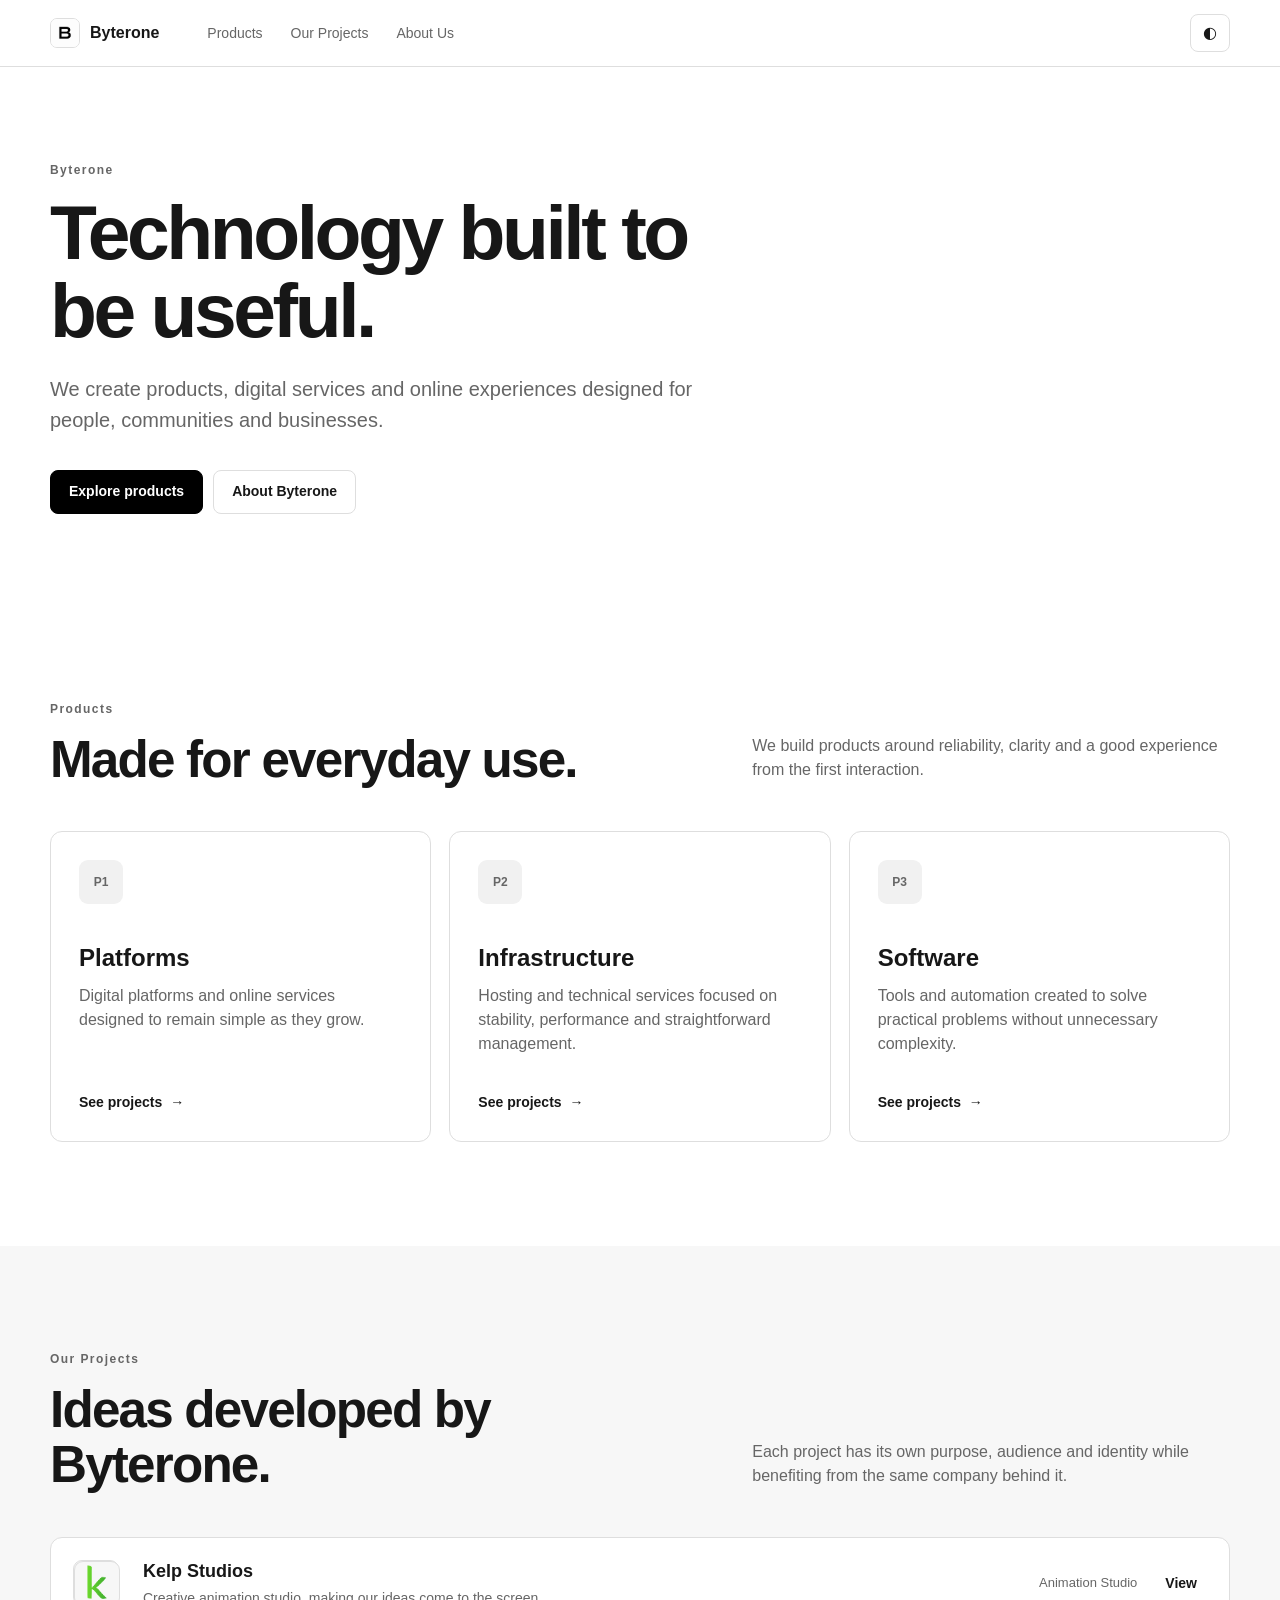
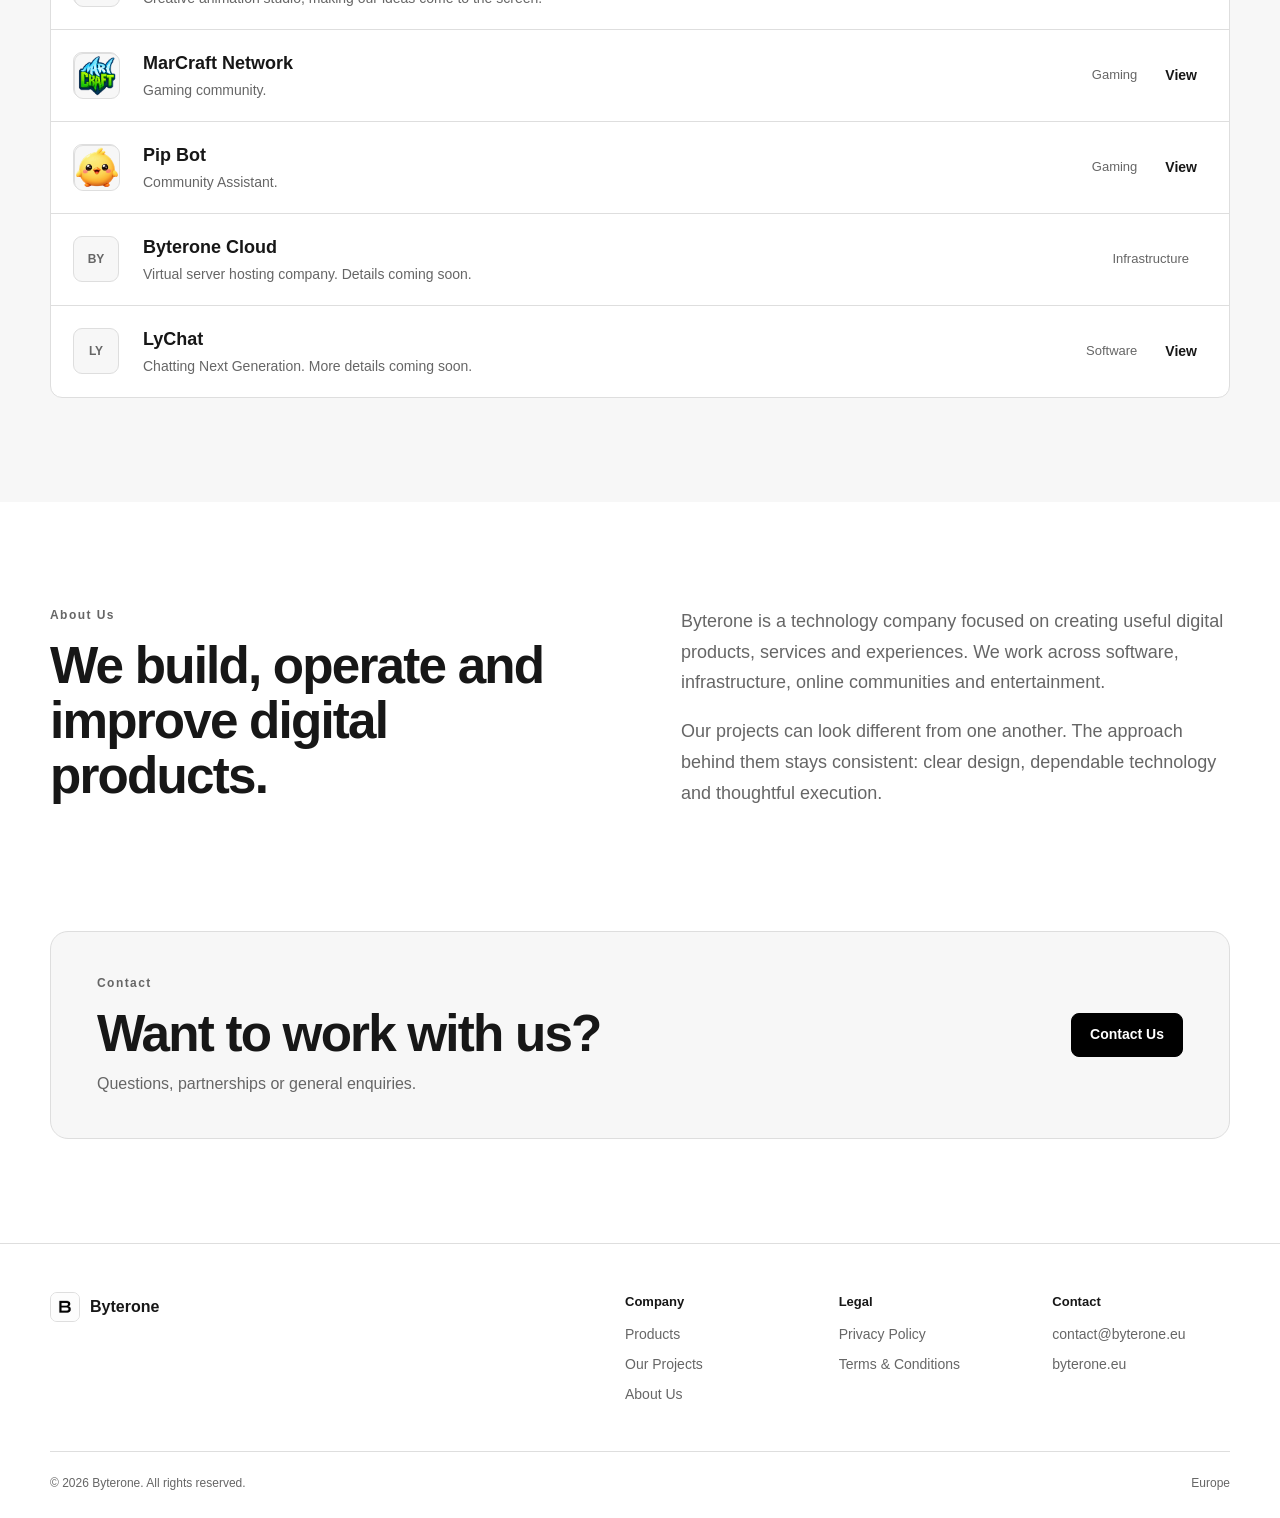
<file: index.html>
<!DOCTYPE html>
<html lang="en">
<head>
  <meta charset="UTF-8">
  <meta name="viewport" content="width=device-width, initial-scale=1.0">
  <meta name="description" content="Byterone creates and operates digital products, technology and online experiences.">
  <meta name="theme-color" content="#ffffff">
  <title>Byterone - Home</title>
  <link rel="icon" href="./assets/logo.png" type="image/png">
  <link rel="stylesheet" href="styles.css">
</head>
<body>
  <header class="site-header">
    <div class="container nav-wrap">
      <a class="brand" href="#top" aria-label="Byterone home">
        <img class="brand-logo" src="./assets/logo.png" alt="">
        <span>Byterone</span>
      </a>

      <nav class="main-nav" id="mainNav" aria-label="Primary navigation">
        <a href="#products">Products</a>
        <a href="#projects">Our Projects</a>
        <a href="#about">About Us</a>
      </nav>

      <div class="nav-actions">
        <button id="themeToggle" class="icon-button" type="button" aria-label="Toggle dark mode">◐</button>
        <button id="menuToggle" class="menu-button" type="button" aria-label="Open menu">Menu</button>
      </div>
    </div>
  </header>

  <main id="top">
    <section class="hero">
      <div class="container hero-grid">
        <div class="hero-copy">
          <p class="eyebrow">Byterone</p>
          <h1>Technology built to be useful.</h1>
          <p class="hero-text">We create products, digital services and online experiences designed for people, communities and businesses.</p>
          <div class="hero-actions">
            <a class="button button-primary" href="#products">Explore products</a>
            <a class="button button-secondary" href="#about">About Byterone</a>
          </div>
        </div>

        </div>
      </div>
    </section>

    <section id="products" class="section">
      <div class="container">
        <div class="section-header">
          <div>
            <p class="eyebrow">Products</p>
            <h2>Made for everyday use.</h2>
          </div>
          <p>We build products around reliability, clarity and a good experience from the first interaction.</p>
        </div>

        <div class="product-grid">
          <article class="product-card">
            <div class="product-icon">P1</div>
            <div>
              <h3>Platforms</h3>
              <p>Digital platforms and online services designed to remain simple as they grow.</p>
            </div>
            <a href="#projects">See projects <span>→</span></a>
          </article>

          <article class="product-card">
            <div class="product-icon">P2</div>
            <div>
              <h3>Infrastructure</h3>
              <p>Hosting and technical services focused on stability, performance and straightforward management.</p>
            </div>
            <a href="#projects">See projects <span>→</span></a>
          </article>

          <article class="product-card">
            <div class="product-icon">P3</div>
            <div>
              <h3>Software</h3>
              <p>Tools and automation created to solve practical problems without unnecessary complexity.</p>
            </div>
            <a href="#projects">See projects <span>→</span></a>
          </article>
        </div>
      </div>
    </section>

    <section id="projects" class="section projects-section">
      <div class="container">
        <div class="section-header">
          <div>
            <p class="eyebrow">Our Projects</p>
            <h2>Ideas developed by Byterone.</h2>
          </div>
          <p>Each project has its own purpose, audience and identity while benefiting from the same company behind it.</p>
        </div>

        <div class="projects-list">
          <article class="project-item">
            <div class="project-dummy"><img class="project-dummy" src="./assets/logo.kelp.png"></div>
            <div class="project-main">
              <h3>Kelp Studios</h3>
              <p>Creative animation studio, making our ideas come to the screen.</p>
            </div>
            <span class="project-type">Animation Studio</span>
            <a href="https://kelpstudios.es" aria-label="Open Kelp Studios">View</a>
          </article>

          <article class="project-item">
            <div class="project-dummy"><img class="project-dummy" src="./assets/logo.marcraft.png"></div>
            <div class="project-main">
              <h3>MarCraft Network</h3>
              <p>Gaming community.</p>
            </div>
            <span class="project-type">Gaming</span>
            <a href="https://discord.gg/marcraft" aria-label="Open MarCraft">View</a>
          </article>

          <article class="project-item">
            <div class="project-dummy"><img class="project-dummy" src="./assets/logo.pip.png"></div>
            <div class="project-main">
              <h3>Pip Bot</h3>
              <p>Community Assistant.</p>
            </div>
            <span class="project-type">Gaming</span>
            <a href="https://pipbot.online" aria-label="Open Pip Bot">View</a>
          </article>          

          <article class="project-item">
            <div class="project-dummy">BY</div>
            <div class="project-main">
              <h3>Byterone Cloud</h3>
              <p>Virtual server hosting company. Details coming soon.</p>
            </div>
            <span class="project-type">Infrastructure</span>
        <!--    <a href="#" aria-label="Open Project Three">View</a> -->
          </article>

          <article class="project-item">
            <div class="project-dummy">LY</div>
            <div class="project-main">
              <h3>LyChat</h3>
              <p>Chatting Next Generation. More details coming soon.</p>
            </div>
            <span class="project-type">Software</span>
            <a href="https://tiktok.com/@lychatgg" aria-label="Open LyChat">View</a>
          </article>
        </div>
      </div>
    </section>

    <section id="about" class="section about-section">
      <div class="container about-grid">
        <div>
          <p class="eyebrow">About Us</p>
          <h2>We build, operate and improve digital products.</h2>
        </div>
        <div class="about-text">
          <p>Byterone is a technology company focused on creating useful digital products, services and experiences. We work across software, infrastructure, online communities and entertainment.</p>
          <p>Our projects can look different from one another. The approach behind them stays consistent: clear design, dependable technology and thoughtful execution.</p>
        </div>
      </div>
    </section>

    <section class="contact-section">
      <div class="container contact-card">
        <div>
          <p class="eyebrow">Contact</p>
          <h2>Want to work with us?</h2>
          <p>Questions, partnerships or general enquiries.</p>
        </div>
        <a class="button button-primary" href="mailto:contact@byterone.eu">Contact Us</a>
      </div>
    </section>
  </main>

  <footer class="site-footer">
    <div class="container footer-top">
      <a class="brand" href="#top">
        <img class="brand-logo" src="./assets/logo.png" alt="">
        <span>Byterone</span>
      </a>
      <div class="footer-columns">
        <div>
          <strong>Company</strong>
          <a href="#products">Products</a>
          <a href="#projects">Our Projects</a>
          <a href="#about">About Us</a>
        </div>
        <div>
          <strong>Legal</strong>
          <a href="privacy.html">Privacy Policy</a>
          <a href="terms.html">Terms &amp; Conditions</a>
        </div>
        <div>
          <strong>Contact</strong>
          <a href="mailto:contact@byterone.eu">contact@byterone.eu</a>
          <a href="https://byterone.eu">byterone.eu</a>
        </div>
      </div>
    </div>
    <div class="container footer-bottom">
      <span>© <span id="year"></span> Byterone. All rights reserved.</span>
      <span>Europe</span>
    </div>
  </footer>

  <script src="script.js"></script>
</body>
</html>
</file>
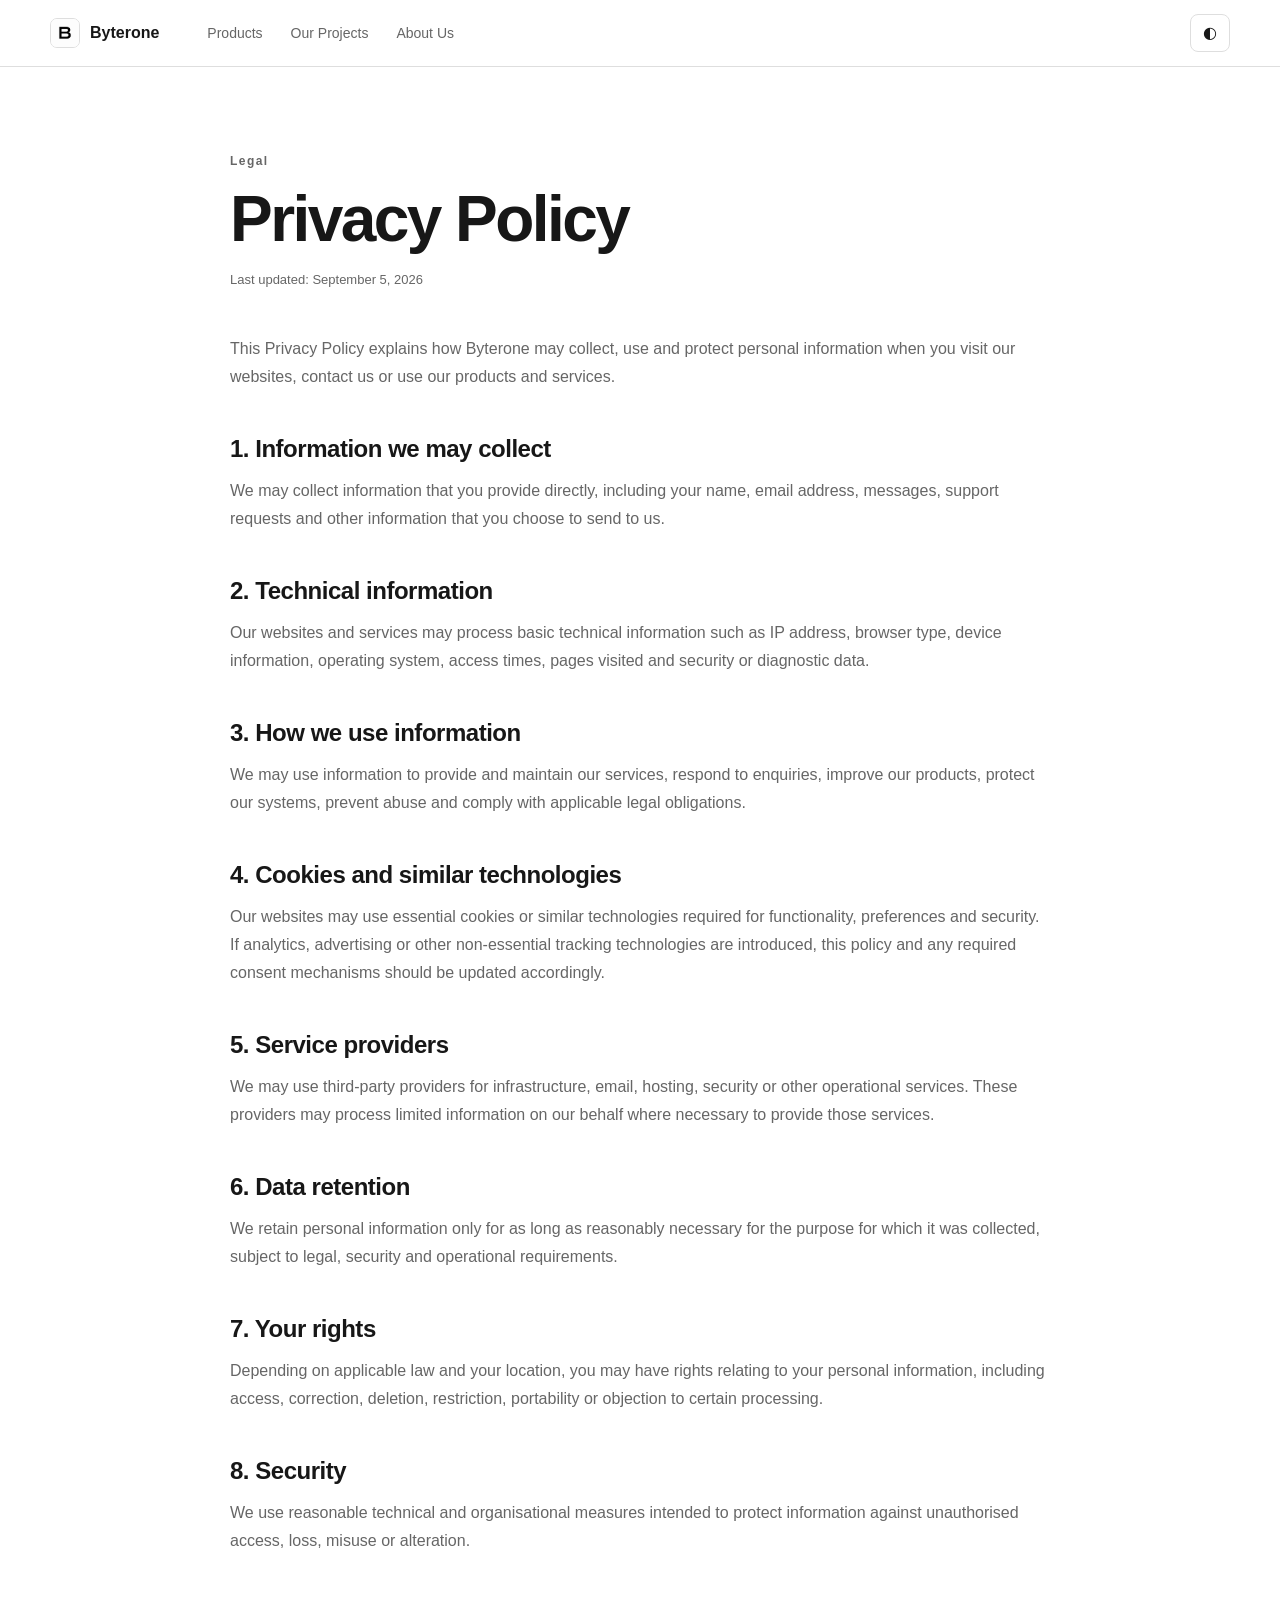
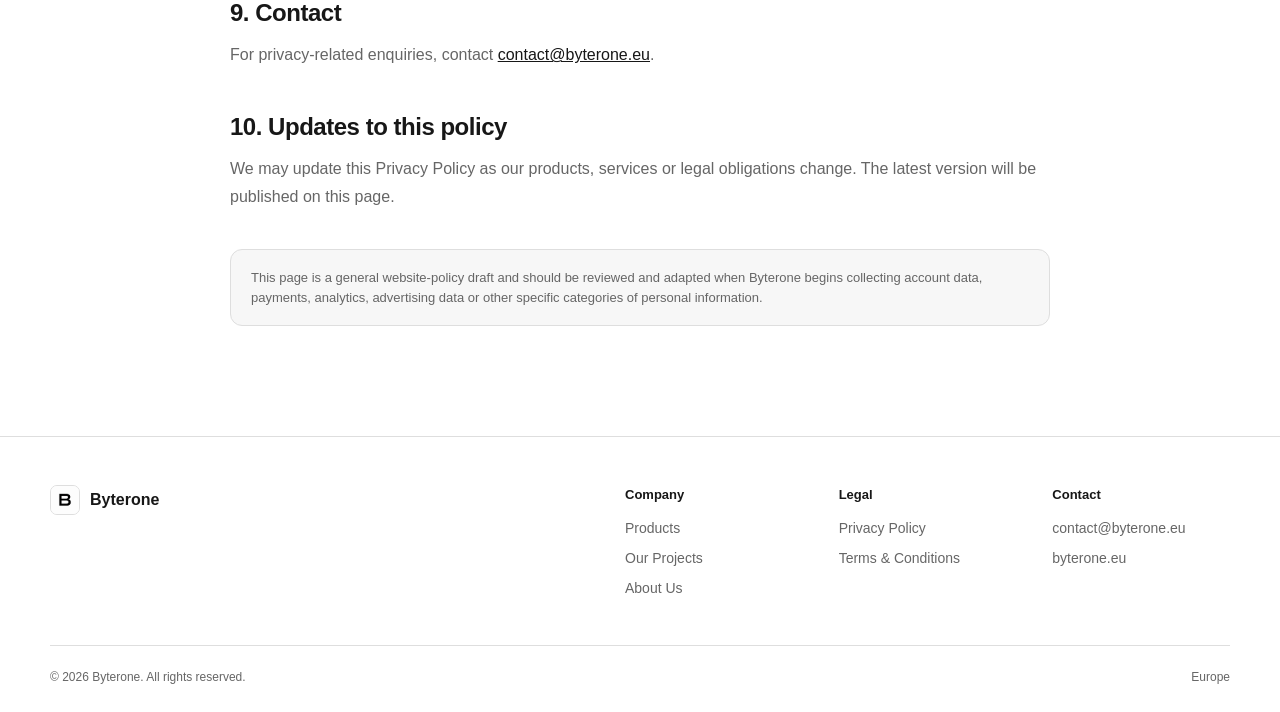
<file: privacy.html>
<!DOCTYPE html>
<html lang="en">
<head>
  <meta charset="UTF-8">
  <meta name="viewport" content="width=device-width, initial-scale=1.0">
  <meta name="theme-color" content="#ffffff">
  <title>Privacy Policy - Byterone</title>
  <link rel="icon" href="./assets/logo.png" type="image/png">
  <link rel="stylesheet" href="styles.css">
</head>
<body>
  <header class="site-header">
    <div class="container nav-wrap">
      <a class="brand" href="index.html" aria-label="Byterone home">
        <img class="brand-logo" src="./assets/logo.png" alt="">
        <span>Byterone</span>
      </a>
      <nav class="main-nav" id="mainNav" aria-label="Primary navigation">
        <a href="index.html#products">Products</a>
        <a href="index.html#projects">Our Projects</a>
        <a href="index.html#about">About Us</a>
      </nav>
      <div class="nav-actions">
        <button id="themeToggle" class="icon-button" type="button" aria-label="Toggle dark mode">◐</button>
        <button id="menuToggle" class="menu-button" type="button" aria-label="Open menu">Menu</button>
      </div>
    </div>
  </header>

  <main class="legal-page">
    <div class="container legal-shell">
      <p class="eyebrow">Legal</p>
      <h1>Privacy Policy</h1>
      <p class="legal-meta">Last updated: September 5, 2026</p>

      <p>This Privacy Policy explains how Byterone may collect, use and protect personal information when you visit our websites, contact us or use our products and services.</p>

      <h2>1. Information we may collect</h2>
      <p>We may collect information that you provide directly, including your name, email address, messages, support requests and other information that you choose to send to us.</p>

      <h2>2. Technical information</h2>
      <p>Our websites and services may process basic technical information such as IP address, browser type, device information, operating system, access times, pages visited and security or diagnostic data.</p>

      <h2>3. How we use information</h2>
      <p>We may use information to provide and maintain our services, respond to enquiries, improve our products, protect our systems, prevent abuse and comply with applicable legal obligations.</p>

      <h2>4. Cookies and similar technologies</h2>
      <p>Our websites may use essential cookies or similar technologies required for functionality, preferences and security. If analytics, advertising or other non-essential tracking technologies are introduced, this policy and any required consent mechanisms should be updated accordingly.</p>

      <h2>5. Service providers</h2>
      <p>We may use third-party providers for infrastructure, email, hosting, security or other operational services. These providers may process limited information on our behalf where necessary to provide those services.</p>

      <h2>6. Data retention</h2>
      <p>We retain personal information only for as long as reasonably necessary for the purpose for which it was collected, subject to legal, security and operational requirements.</p>

      <h2>7. Your rights</h2>
      <p>Depending on applicable law and your location, you may have rights relating to your personal information, including access, correction, deletion, restriction, portability or objection to certain processing.</p>

      <h2>8. Security</h2>
      <p>We use reasonable technical and organisational measures intended to protect information against unauthorised access, loss, misuse or alteration.</p>

      <h2>9. Contact</h2>
      <p>For privacy-related enquiries, contact <a href="mailto:contact@byterone.eu">contact@byterone.eu</a>.</p>

      <h2>10. Updates to this policy</h2>
      <p>We may update this Privacy Policy as our products, services or legal obligations change. The latest version will be published on this page.</p>

      <div class="legal-note">This page is a general website-policy draft and should be reviewed and adapted when Byterone begins collecting account data, payments, analytics, advertising data or other specific categories of personal information.</div>
    </div>
  </main>

  <footer class="site-footer">
    <div class="container footer-top">
      <a class="brand" href="index.html"><img class="brand-logo" src="./assets/logo.png" alt=""><span>Byterone</span></a>
      <div class="footer-columns">
        <div><strong>Company</strong><a href="index.html#products">Products</a><a href="index.html#projects">Our Projects</a><a href="index.html#about">About Us</a></div>
        <div><strong>Legal</strong><a href="privacy.html">Privacy Policy</a><a href="terms.html">Terms &amp; Conditions</a></div>
        <div><strong>Contact</strong><a href="mailto:contact@byterone.eu">contact@byterone.eu</a><a href="https://byterone.eu">byterone.eu</a></div>
      </div>
    </div>
    <div class="container footer-bottom"><span>© <span id="year"></span> Byterone. All rights reserved.</span><span>Europe</span></div>
  </footer>
  <script src="script.js"></script>
</body>
</html>
</file>
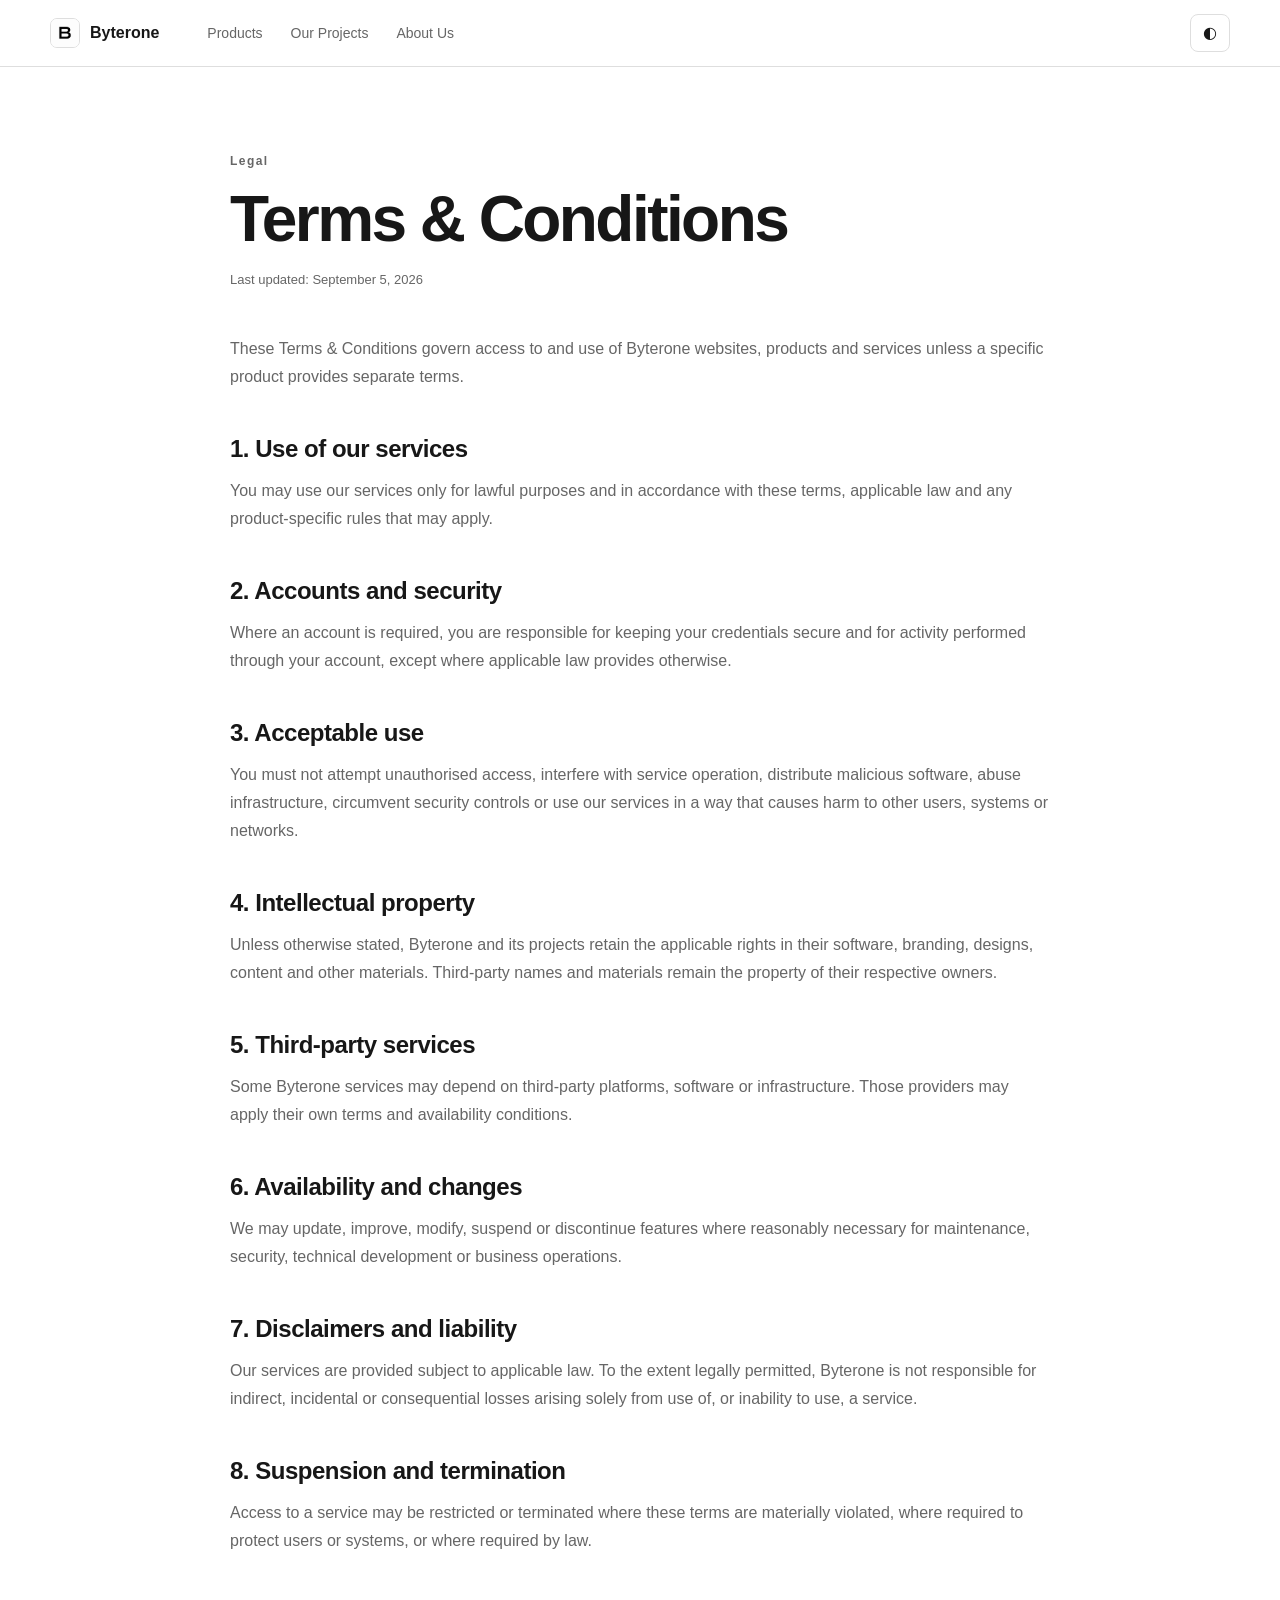
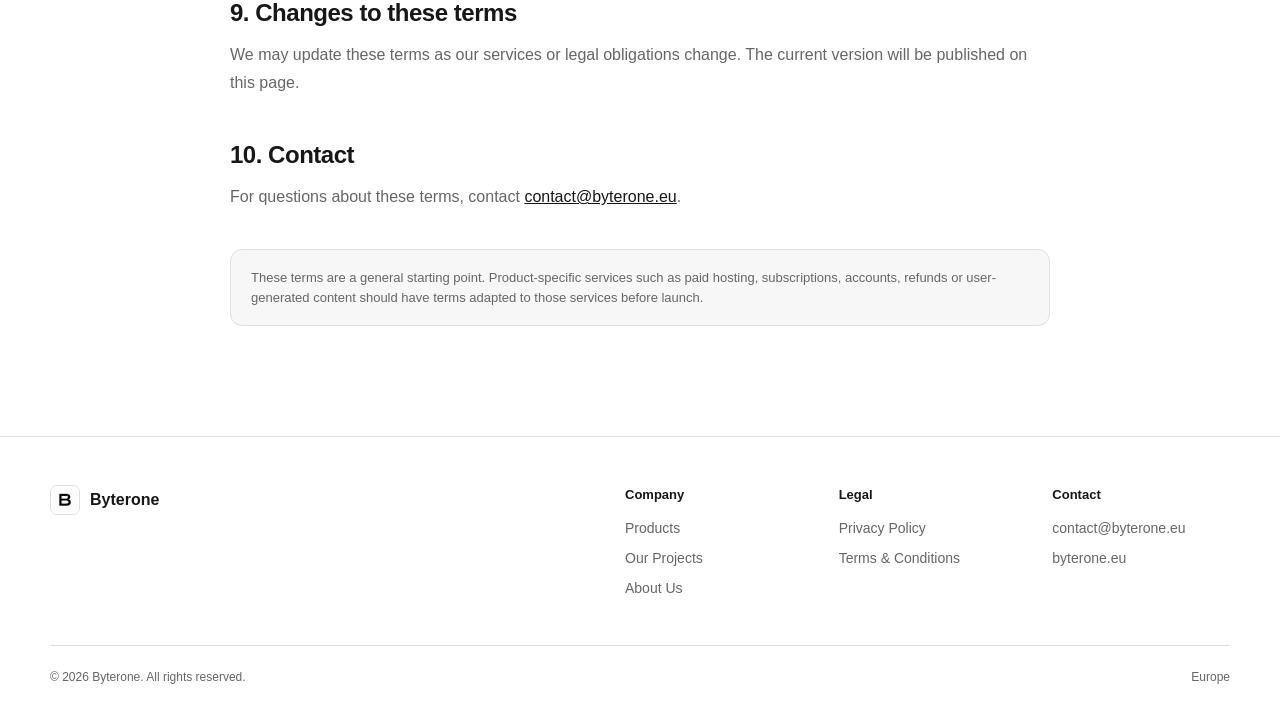
<file: terms.html>
<!DOCTYPE html>
<html lang="en">
<head>
  <meta charset="UTF-8">
  <meta name="viewport" content="width=device-width, initial-scale=1.0">
  <meta name="theme-color" content="#ffffff">
  <title>Terms &amp; Conditions - Byterone</title>
  <link rel="icon" href="./assets/logo.png" type="image/png">
  <link rel="stylesheet" href="styles.css">
</head>
<body>
  <header class="site-header">
    <div class="container nav-wrap">
      <a class="brand" href="index.html" aria-label="Byterone home">
        <img class="brand-logo" src="./assets/logo.png" alt="">
        <span>Byterone</span>
      </a>
      <nav class="main-nav" id="mainNav" aria-label="Primary navigation">
        <a href="index.html#products">Products</a>
        <a href="index.html#projects">Our Projects</a>
        <a href="index.html#about">About Us</a>
      </nav>
      <div class="nav-actions">
        <button id="themeToggle" class="icon-button" type="button" aria-label="Toggle dark mode">◐</button>
        <button id="menuToggle" class="menu-button" type="button" aria-label="Open menu">Menu</button>
      </div>
    </div>
  </header>

  <main class="legal-page">
    <div class="container legal-shell">
      <p class="eyebrow">Legal</p>
      <h1>Terms &amp; Conditions</h1>
      <p class="legal-meta">Last updated: September 5, 2026</p>

      <p>These Terms &amp; Conditions govern access to and use of Byterone websites, products and services unless a specific product provides separate terms.</p>

      <h2>1. Use of our services</h2>
      <p>You may use our services only for lawful purposes and in accordance with these terms, applicable law and any product-specific rules that may apply.</p>

      <h2>2. Accounts and security</h2>
      <p>Where an account is required, you are responsible for keeping your credentials secure and for activity performed through your account, except where applicable law provides otherwise.</p>

      <h2>3. Acceptable use</h2>
      <p>You must not attempt unauthorised access, interfere with service operation, distribute malicious software, abuse infrastructure, circumvent security controls or use our services in a way that causes harm to other users, systems or networks.</p>

      <h2>4. Intellectual property</h2>
      <p>Unless otherwise stated, Byterone and its projects retain the applicable rights in their software, branding, designs, content and other materials. Third-party names and materials remain the property of their respective owners.</p>

      <h2>5. Third-party services</h2>
      <p>Some Byterone services may depend on third-party platforms, software or infrastructure. Those providers may apply their own terms and availability conditions.</p>

      <h2>6. Availability and changes</h2>
      <p>We may update, improve, modify, suspend or discontinue features where reasonably necessary for maintenance, security, technical development or business operations.</p>

      <h2>7. Disclaimers and liability</h2>
      <p>Our services are provided subject to applicable law. To the extent legally permitted, Byterone is not responsible for indirect, incidental or consequential losses arising solely from use of, or inability to use, a service.</p>

      <h2>8. Suspension and termination</h2>
      <p>Access to a service may be restricted or terminated where these terms are materially violated, where required to protect users or systems, or where required by law.</p>

      <h2>9. Changes to these terms</h2>
      <p>We may update these terms as our services or legal obligations change. The current version will be published on this page.</p>

      <h2>10. Contact</h2>
      <p>For questions about these terms, contact <a href="mailto:contact@byterone.eu">contact@byterone.eu</a>.</p>

      <div class="legal-note">These terms are a general starting point. Product-specific services such as paid hosting, subscriptions, accounts, refunds or user-generated content should have terms adapted to those services before launch.</div>
    </div>
  </main>

  <footer class="site-footer">
    <div class="container footer-top">
      <a class="brand" href="index.html"><img class="brand-logo" src="./assets/logo.png" alt=""><span>Byterone</span></a>
      <div class="footer-columns">
        <div><strong>Company</strong><a href="index.html#products">Products</a><a href="index.html#projects">Our Projects</a><a href="index.html#about">About Us</a></div>
        <div><strong>Legal</strong><a href="privacy.html">Privacy Policy</a><a href="terms.html">Terms &amp; Conditions</a></div>
        <div><strong>Contact</strong><a href="mailto:contact@byterone.eu">contact@byterone.eu</a><a href="https://byterone.eu">byterone.eu</a></div>
      </div>
    </div>
    <div class="container footer-bottom"><span>© <span id="year"></span> Byterone. All rights reserved.</span><span>Europe</span></div>
  </footer>
  <script src="script.js"></script>
</body>
</html>
</file>
<file: styles.css>
:root {
  --bg: #ffffff;
  --surface: #f7f7f7;
  --surface-2: #f1f1f1;
  --text: #171717;
  --muted: #666666;
  --border: #dedede;
  --strong: #000000;
  --strong-text: #ffffff;
  --header: rgba(255,255,255,.94);
  --shadow: 0 14px 40px rgba(0,0,0,.07);
  --radius-sm: 8px;
  --radius: 12px;
  --radius-lg: 18px;
}

html[data-theme="dark"] {
  --bg: #111111;
  --surface: #181818;
  --surface-2: #222222;
  --text: #f4f4f4;
  --muted: #b1b1b1;
  --border: #303030;
  --strong: #ffffff;
  --strong-text: #111111;
  --header: rgba(17,17,17,.94);
  --shadow: 0 14px 40px rgba(0,0,0,.25);
}

* { box-sizing: border-box; }
html { scroll-behavior: smooth; }
body {
  margin: 0;
  background: var(--bg);
  color: var(--text);
  font-family: "Segoe UI", Inter, Arial, Helvetica, sans-serif;
  line-height: 1.5;
  -webkit-font-smoothing: antialiased;
}
a { color: inherit; }
button, a { -webkit-tap-highlight-color: transparent; }
.container { width: min(1180px, calc(100% - 48px)); margin: 0 auto; }

.site-header {
  position: sticky;
  top: 0;
  z-index: 100;
  background: var(--header);
  backdrop-filter: blur(14px);
  border-bottom: 1px solid var(--border);
}
.nav-wrap { min-height: 66px; display: flex; align-items: center; gap: 32px; }
.brand { display: inline-flex; align-items: center; gap: 10px; text-decoration: none; font-weight: 650; }
.brand-logo { width: 30px; height: 30px; object-fit: cover; border: 1px solid var(--border); border-radius: 7px; }
.main-nav { display: flex; align-items: center; gap: 28px; margin-left: 16px; }
.main-nav a, .footer-columns a { color: var(--muted); text-decoration: none; font-size: 14px; }
.main-nav a:hover, .footer-columns a:hover { color: var(--text); }
.nav-actions { margin-left: auto; display: flex; gap: 8px; }
.icon-button, .menu-button {
  height: 38px;
  border: 1px solid var(--border);
  border-radius: var(--radius-sm);
  background: var(--bg);
  color: var(--text);
  font: inherit;
  cursor: pointer;
}
.icon-button { width: 40px; }
.menu-button { display: none; padding: 0 13px; }

.hero { padding: 94px 0 82px; }
.hero-grid { display: grid; grid-template-columns: 1.25fr .75fr; gap: 72px; align-items: center; }
.eyebrow { margin: 0 0 14px; font-size: 12px; font-weight: 700; letter-spacing: .12em; color: var(--muted); }
h1,h2,h3,p { margin-top: 0; }
h1 { max-width: 760px; margin-bottom: 24px; font-size: clamp(46px, 6vw, 78px); line-height: 1.02; letter-spacing: -.045em; font-weight: 640; }
.hero-text { max-width: 700px; margin-bottom: 34px; color: var(--muted); font-size: 20px; line-height: 1.55; }
.hero-actions { display: flex; gap: 10px; flex-wrap: wrap; }
.button { display: inline-flex; min-height: 44px; align-items: center; justify-content: center; padding: 0 18px; border-radius: var(--radius-sm); border: 1px solid var(--border); text-decoration: none; font-weight: 600; font-size: 14px; transition: transform .16s ease, box-shadow .16s ease; }
.button:hover { transform: translateY(-1px); }
.button-primary { background: var(--strong); color: var(--strong-text); border-color: var(--strong); }
.button-secondary { background: var(--bg); color: var(--text); }

.hero-visual { min-height: 330px; display: flex; flex-direction: column; justify-content: space-between; padding: 26px; background: var(--surface); border: 1px solid var(--border); border-radius: var(--radius-lg); box-shadow: var(--shadow); }
.visual-logo-wrap { display: flex; justify-content: flex-end; }
.visual-logo { width: 78px; height: 78px; object-fit: cover; border-radius: 12px; border: 1px solid var(--border); }
.visual-copy span { display: block; color: var(--muted); font-size: 13px; margin-bottom: 10px; }
.visual-copy strong { display: block; font-size: 28px; letter-spacing: -.02em; margin-bottom: 10px; }
.visual-copy p { color: var(--muted); margin-bottom: 0; }

.brand-strip { border-top: 1px solid var(--border); border-bottom: 1px solid var(--border); }
.brand-strip-inner { min-height: 88px; display: grid; grid-template-columns: repeat(5,1fr); align-items: center; gap: 20px; }
.brand-strip span { text-align: center; color: var(--muted); font-size: 13px; font-weight: 600; }

.section { padding: 104px 0; }
.section-header { display: grid; grid-template-columns: 1.15fr .85fr; gap: 56px; align-items: end; margin-bottom: 44px; }
.section-header h2, .about-grid h2, .contact-card h2 { margin-bottom: 0; font-size: clamp(34px,4vw,54px); line-height: 1.08; letter-spacing: -.035em; font-weight: 620; }
.section-header > p { max-width: 480px; margin: 0 0 5px; color: var(--muted); }

.product-grid { display: grid; grid-template-columns: repeat(3,1fr); gap: 18px; }
.product-card { min-height: 310px; display: flex; flex-direction: column; gap: 36px; padding: 28px; border: 1px solid var(--border); border-radius: var(--radius); background: var(--bg); transition: transform .18s ease, box-shadow .18s ease, border-color .18s ease; }
.product-card:hover { transform: translateY(-2px); box-shadow: var(--shadow); }
.product-icon { width: 44px; height: 44px; display: grid; place-items: center; background: var(--surface-2); border-radius: 9px; color: var(--muted); font-size: 12px; font-weight: 700; }
.product-card h3 { margin-bottom: 8px; font-size: 24px; }
.product-card p { color: var(--muted); margin-bottom: 0; }
.product-card a { margin-top: auto; text-decoration: none; font-size: 14px; font-weight: 600; }
.product-card a span { margin-left: 4px; }

.projects-section { background: var(--surface); }
.projects-list { background: var(--bg); border: 1px solid var(--border); border-radius: var(--radius); overflow: hidden; }
.project-item { display: grid; grid-template-columns: 52px 1fr auto auto; gap: 18px; align-items: center; padding: 20px 22px; border-bottom: 1px solid var(--border); }
.project-item:last-child { border-bottom: 0; }
.project-dummy { width: 46px; height: 46px; display: grid; place-items: center; border: 1px solid var(--border); border-radius: 9px; background: var(--surface); color: var(--muted); font-size: 12px; font-weight: 700; }
.project-main h3 { margin: 0 0 3px; font-size: 18px; }
.project-main p { margin: 0; color: var(--muted); font-size: 14px; }
.project-type { color: var(--muted); font-size: 13px; }
.project-item > a { text-decoration: none; font-size: 14px; font-weight: 600; padding: 8px 10px; border-radius: 7px; }
.project-item > a:hover { background: var(--surface); }

.about-grid { display: grid; grid-template-columns: 1fr 1fr; gap: 82px; }
.about-text { max-width: 570px; }
.about-text p { color: var(--muted); font-size: 18px; line-height: 1.72; }

.contact-section { padding: 0 0 104px; }
.contact-card { display: flex; align-items: center; justify-content: space-between; gap: 36px; padding: 42px 46px; border: 1px solid var(--border); border-radius: var(--radius-lg); background: var(--surface); }
.contact-card p:last-child { margin: 10px 0 0; color: var(--muted); }

.site-footer { border-top: 1px solid var(--border); padding: 48px 0 26px; }
.footer-top { display: grid; grid-template-columns: .9fr 1.1fr; gap: 80px; align-items: start; padding-bottom: 46px; }
.footer-columns { display: grid; grid-template-columns: repeat(3,1fr); gap: 36px; }
.footer-columns div { display: flex; flex-direction: column; gap: 9px; }
.footer-columns strong { font-size: 13px; margin-bottom: 4px; }
.footer-bottom { display: flex; justify-content: space-between; gap: 20px; padding-top: 22px; border-top: 1px solid var(--border); color: var(--muted); font-size: 12px; }

.legal-page { padding: 84px 0 110px; }
.legal-shell { max-width: 820px; }
.legal-shell h1 { margin-bottom: 16px; font-size: clamp(42px,5vw,66px); line-height: 1.04; letter-spacing: -.04em; font-weight: 630; }
.legal-meta { color: var(--muted); font-size: 13px; margin-bottom: 44px; }
.legal-shell h2 { margin: 40px 0 10px; font-size: 24px; letter-spacing: -.02em; }
.legal-shell p, .legal-shell li { color: var(--muted); line-height: 1.75; }
.legal-shell a { color: var(--text); }
.legal-note { margin-top: 38px; padding: 18px 20px; background: var(--surface); border: 1px solid var(--border); border-radius: var(--radius); font-size: 13px; color: var(--muted); }

@media (max-width: 840px) {
  .container { width: min(100% - 30px,1180px); }
  .main-nav { position: absolute; top: 66px; left: 0; right: 0; display: none; flex-direction: column; align-items: flex-start; gap: 18px; padding: 22px 15px 26px; margin: 0; background: var(--bg); border-bottom: 1px solid var(--border); }
  .main-nav.open { display: flex; }
  .menu-button { display: block; }
  .hero { padding: 70px 0 62px; }
  .hero-grid, .section-header, .about-grid, .footer-top { grid-template-columns: 1fr; gap: 32px; }
  .product-grid { grid-template-columns: 1fr; }
  .brand-strip-inner { grid-template-columns: repeat(2,1fr); padding: 18px 0; }
  .project-item { grid-template-columns: 48px 1fr auto; }
  .project-type { display: none; }
  .contact-card { align-items: flex-start; flex-direction: column; padding: 32px; }
  .footer-columns { grid-template-columns: 1fr 1fr; }
}

@media (max-width: 520px) {
  h1 { font-size: 48px; }
  .section { padding: 78px 0; }
  .hero-visual { min-height: 290px; }
  .footer-columns { grid-template-columns: 1fr; }
  .footer-bottom { flex-direction: column; }
  .contact-card .button { width: 100%; }
}
</file>
